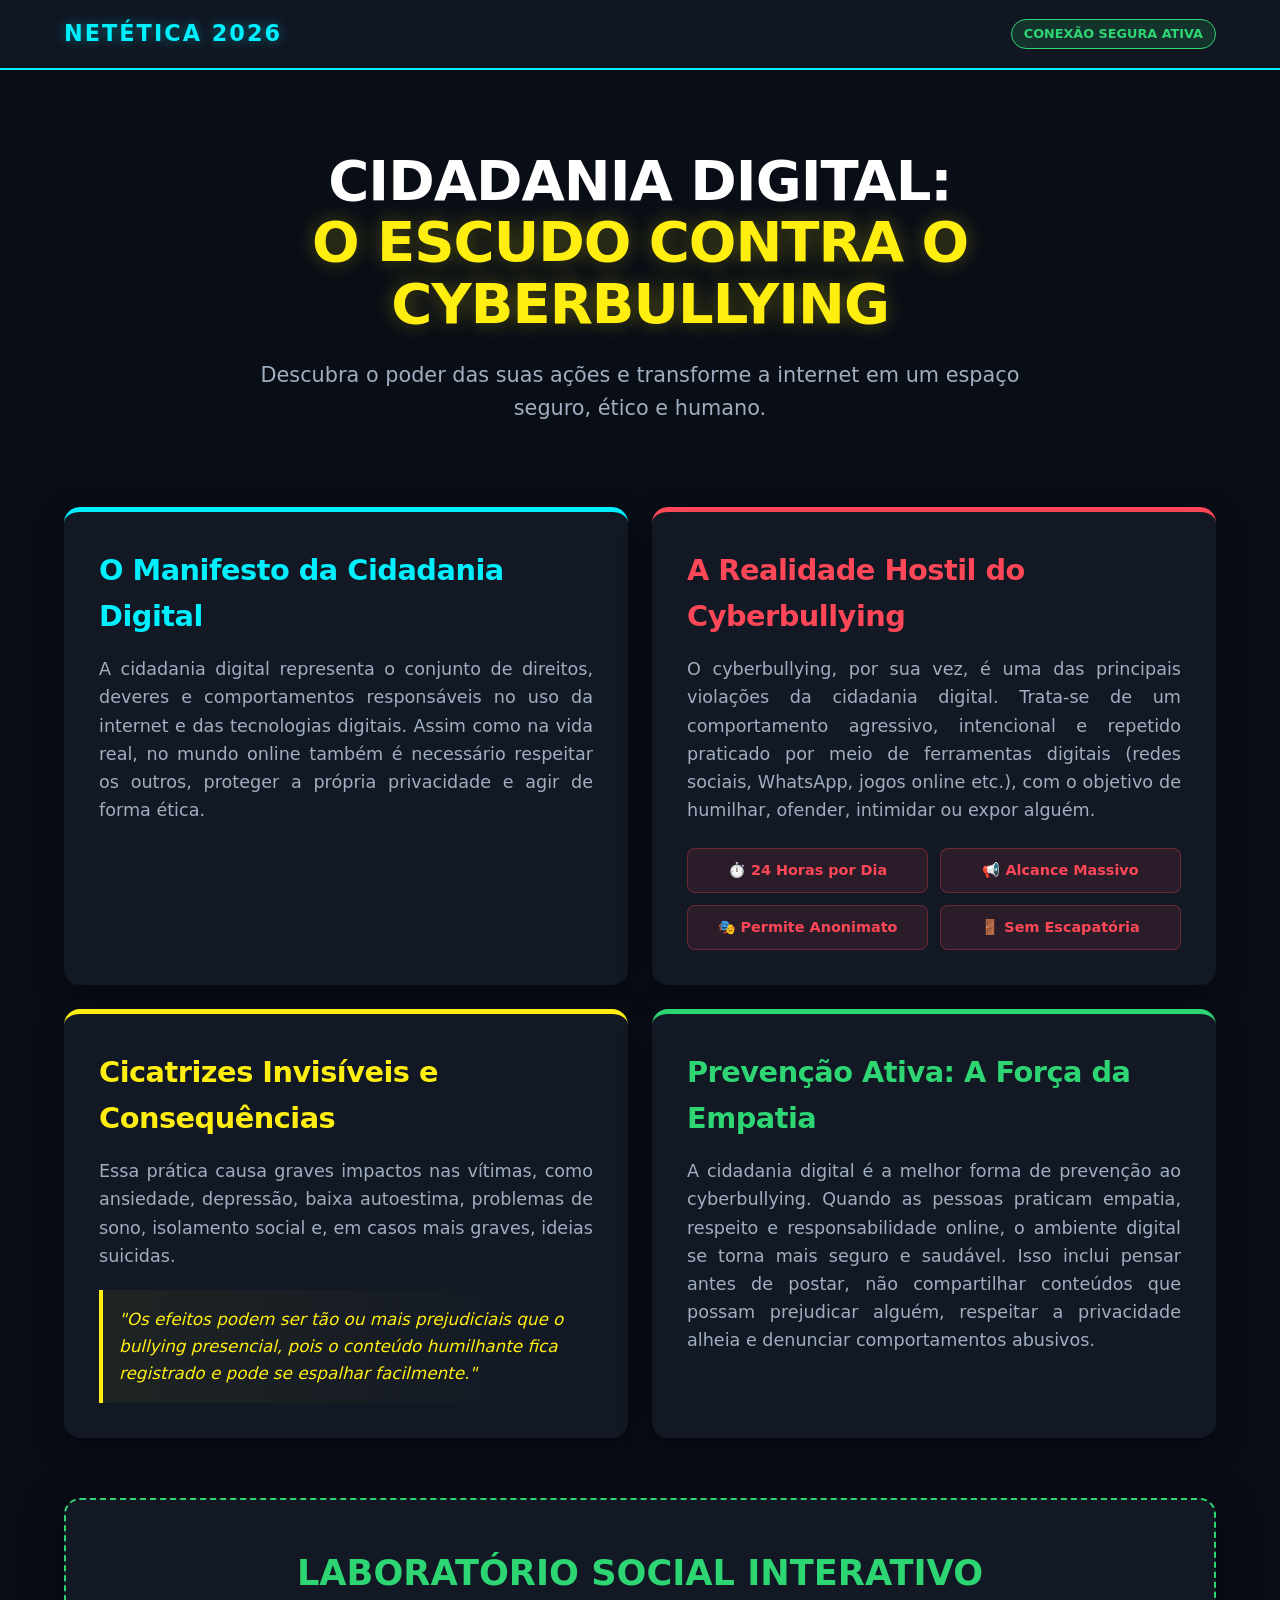
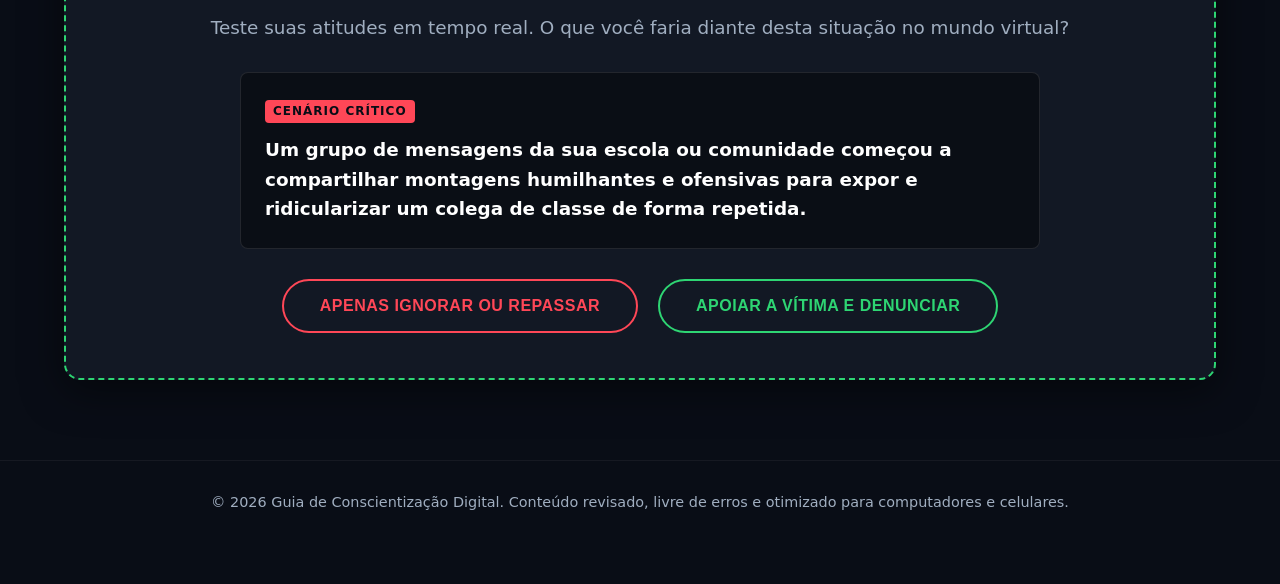
<file: index.html>
<!DOCTYPE html>
<html lang="pt-BR">
<head>
    <meta charset="UTF-8">
    <meta name="viewport" content="width=device-width, initial-scale=1.0">
    <title>Conexão Máxima: Cidadania Digital e Combate ao Cyberbullying</title>
    <link rel="stylesheet" href="style.css">
</head>
<body>

    <nav class="navbar">
        <div class="nav-container">
            <span class="nav-logo">NetÉtica 2026</span>
            <div class="nav-status-badge">Conexão Segura Ativa</div>
        </div>
    </nav>

    <header class="hero-section">
        <div class="main-container">
            <h1>CIDADANIA DIGITAL:<br><span class="highlight-title">O ESCUDO CONTRA O CYBERBULLYING</span></h1>
            <p class="hero-subtitle">Descubra o poder das suas ações e transforme a internet em um espaço seguro, ético e humano.</p>
        </div>
    </header>

    <main class="main-container">
        
        <div class="content-grid">
            
            <section class="info-card border-cyan">
                <h2>O Manifesto da Cidadania Digital</h2>
                <p>A cidadania digital representa o conjunto de direitos, deveres e comportamentos responsáveis no uso da internet e das tecnologias digitais. Assim como na vida real, no mundo online também é necessário respeitar os outros, proteger a própria privacidade e agir de forma ética.</p>
            </section>

            <section class="info-card border-coral">
                <h2>A Realidade Hostil do Cyberbullying</h2>
                <p>O cyberbullying, por sua vez, é uma das principais violações da cidadania digital. Trata-se de um comportamento agressivo, intencional e repetido praticado por meio de ferramentas digitais (redes sociais, WhatsApp, jogos online etc.), com o objetivo de humilhar, ofender, intimidar ou expor alguém.</p>
                
                <div class="alert-badges">
                    <span class="badge">⏱️ 24 Horas por Dia</span>
                    <span class="badge">📢 Alcance Massivo</span>
                    <span class="badge">🎭 Permite Anonimato</span>
                    <span class="badge">🚪 Sem Escapatória</span>
                </div>
            </section>

            <section class="info-card border-yellow">
                <h2>Cicatrizes Invisíveis e Consequências</h2>
                <p>Essa prática causa graves impactos nas vítimas, como ansiedade, depressão, baixa autoestima, problemas de sono, isolamento social e, em casos mais graves, ideias suicidas.</p>
                <div class="quote-box">
                    "Os efeitos podem ser tão ou mais prejudiciais que o bullying presencial, pois o conteúdo humilhante fica registrado e pode se espalhar facilmente."
                </div>
            </section>

            <section class="info-card border-green">
                <h2>Prevenção Ativa: A Força da Empatia</h2>
                <p>A cidadania digital é a melhor forma de prevenção ao cyberbullying. Quando as pessoas praticam empatia, respeito e responsabilidade online, o ambiente digital se torna mais seguro e saudável. Isso inclui pensar antes de postar, não compartilhar conteúdos que possam prejudicar alguém, respeitar a privacidade alheia e denunciar comportamentos abusivos.</p>
            </section>

        </div>

        <section class="interactive-simulator">
            <h2>Laboratório Social Interativo</h2>
            <p class="simulator-intro">Teste suas atitudes em tempo real. O que você faria diante desta situação no mundo virtual?</p>
            
            <div class="scenario-display">
                <span class="scenario-alert">CENÁRIO CRÍTICO</span>
                <p>Um grupo de mensagens da sua escola ou comunidade começou a compartilhar montagens humilhantes e ofensivas para expor e ridicularizar um colega de classe de forma repetida.</p>
            </div>

            <div class="decision-buttons">
                <button class="btn btn-decline" data-action="omissao">Apenas Ignorar ou Repassar</button>
                <button class="btn btn-accept" data-action="cidadania">Apoiar a Vítima e Denunciar</button>
            </div>

            <div id="feedbackDisplay" class="feedback-panel"></div>
        </section>

    </main>

    <footer class="site-footer">
        <p>&copy; 2026 Guia de Conscientização Digital. Conteúdo revisado, livre de erros e otimizado para computadores e celulares.</p>
    </footer>

    <script src="script.js"></script>
</body>
</html>
</file>
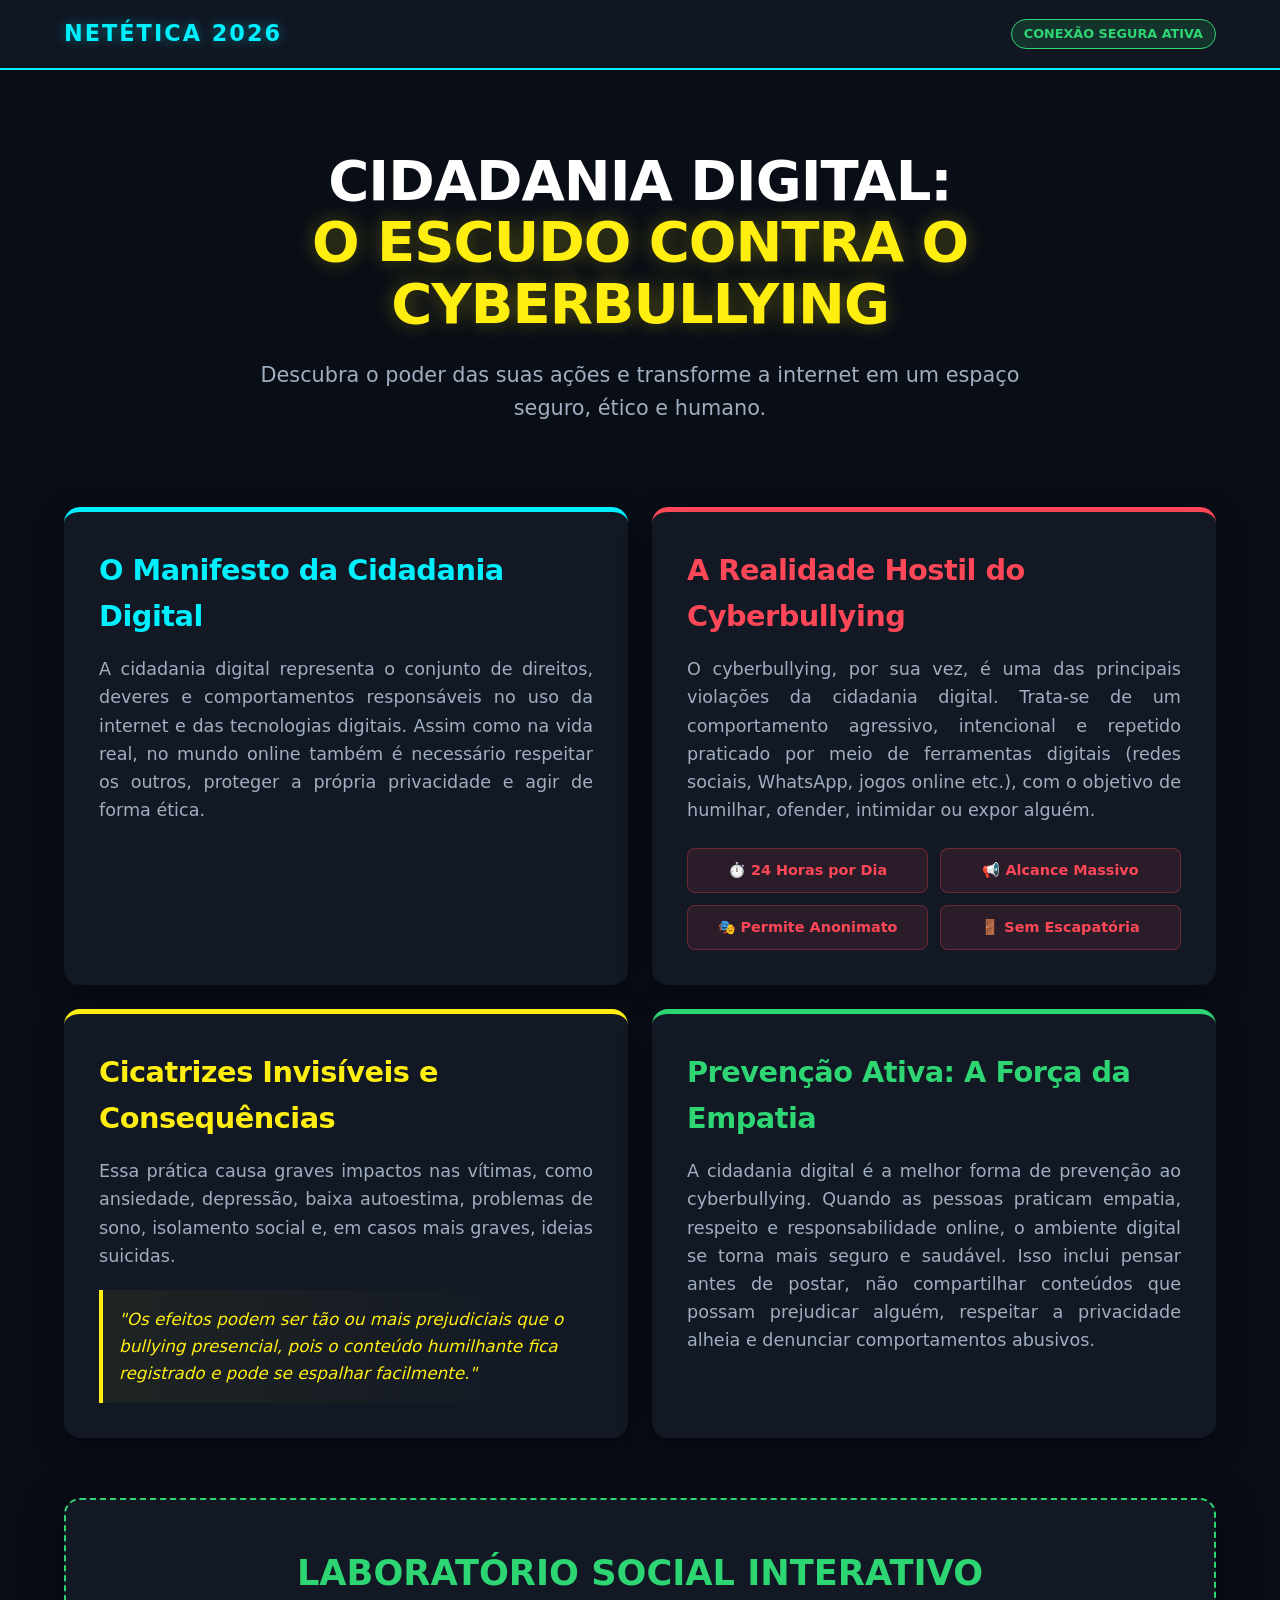
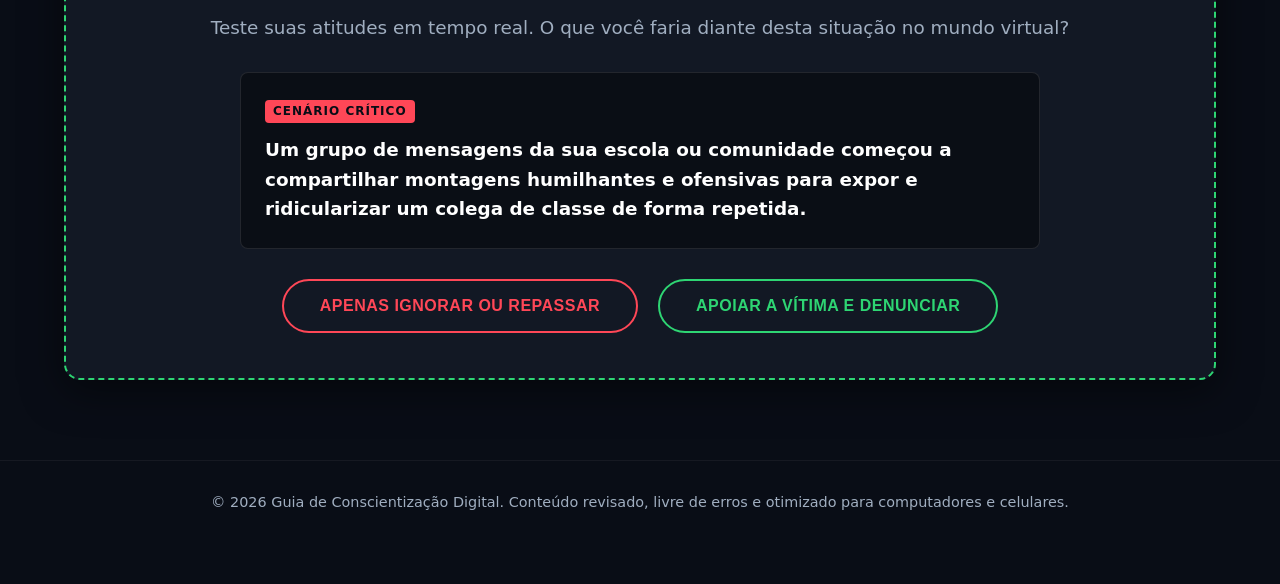
<file: gemini-code-1782393533759.html>
<!DOCTYPE html>
<html lang="pt-BR">
<head>
    <meta charset="UTF-8">
    <meta name="viewport" content="width=device-width, initial-scale=1.0">
    <title>Conexão Máxima: Cidadania Digital e Combate ao Cyberbullying</title>
    <link rel="stylesheet" href="style.css">
</head>
<body>

    <nav class="navbar">
        <div class="nav-container">
            <span class="nav-logo">NetÉtica 2026</span>
            <div class="nav-status-badge">Conexão Segura Ativa</div>
        </div>
    </nav>

    <header class="hero-section">
        <div class="main-container">
            <h1>CIDADANIA DIGITAL:<br><span class="highlight-title">O ESCUDO CONTRA O CYBERBULLYING</span></h1>
            <p class="hero-subtitle">Descubra o poder das suas ações e transforme a internet em um espaço seguro, ético e humano.</p>
        </div>
    </header>

    <main class="main-container">
        
        <div class="content-grid">
            
            <section class="info-card border-cyan">
                <h2>O Manifesto da Cidadania Digital</h2>
                <p>A cidadania digital representa o conjunto de direitos, deveres e comportamentos responsáveis no uso da internet e das tecnologias digitais. Assim como na vida real, no mundo online também é necessário respeitar os outros, proteger a própria privacidade e agir de forma ética.</p>
            </section>

            <section class="info-card border-coral">
                <h2>A Realidade Hostil do Cyberbullying</h2>
                <p>O cyberbullying, por sua vez, é uma das principais violações da cidadania digital. Trata-se de um comportamento agressivo, intencional e repetido praticado por meio de ferramentas digitais (redes sociais, WhatsApp, jogos online etc.), com o objetivo de humilhar, ofender, intimidar ou expor alguém.</p>
                
                <div class="alert-badges">
                    <span class="badge">⏱️ 24 Horas por Dia</span>
                    <span class="badge">📢 Alcance Massivo</span>
                    <span class="badge">🎭 Permite Anonimato</span>
                    <span class="badge">🚪 Sem Escapatória</span>
                </div>
            </section>

            <section class="info-card border-yellow">
                <h2>Cicatrizes Invisíveis e Consequências</h2>
                <p>Essa prática causa graves impactos nas vítimas, como ansiedade, depressão, baixa autoestima, problemas de sono, isolamento social e, em casos mais graves, ideias suicidas.</p>
                <div class="quote-box">
                    "Os efeitos podem ser tão ou mais prejudiciais que o bullying presencial, pois o conteúdo humilhante fica registrado e pode se espalhar facilmente."
                </div>
            </section>

            <section class="info-card border-green">
                <h2>Prevenção Ativa: A Força da Empatia</h2>
                <p>A cidadania digital é a melhor forma de prevenção ao cyberbullying. Quando as pessoas praticam empatia, respeito e responsabilidade online, o ambiente digital se torna mais seguro e saudável. Isso inclui pensar antes de postar, não compartilhar conteúdos que possam prejudicar alguém, respeitar a privacidade alheia e denunciar comportamentos abusivos.</p>
            </section>

        </div>

        <section class="interactive-simulator">
            <h2>Laboratório Social Interativo</h2>
            <p class="simulator-intro">Teste suas atitudes em tempo real. O que você faria diante desta situação no mundo virtual?</p>
            
            <div class="scenario-display">
                <span class="scenario-alert">CENÁRIO CRÍTICO</span>
                <p>Um grupo de mensagens da sua escola ou comunidade começou a compartilhar montagens humilhantes e ofensivas para expor e ridicularizar um colega de classe de forma repetida.</p>
            </div>

            <div class="decision-buttons">
                <button class="btn btn-decline" data-action="omissao">Apenas Ignorar ou Repassar</button>
                <button class="btn btn-accept" data-action="cidadania">Apoiar a Vítima e Denunciar</button>
            </div>

            <div id="feedbackDisplay" class="feedback-panel"></div>
        </section>

    </main>

    <footer class="site-footer">
        <p>&copy; 2026 Guia de Conscientização Digital. Conteúdo revisado, livre de erros e otimizado para computadores e celulares.</p>
    </footer>

    <script src="script.js"></script>
</body>
</html>
</file>
<file: style.css>
/* Variáveis de Cor - Paleta de Cores Chamativas com Alto Contraste */
:root {
    --bg-deep: #090d16;
    --bg-surface: #121824;
    --text-pure: #ffffff;
    --text-secondary: #a0aec0;
    
    /* Cores de Destaque Elétricas */
    --neon-cyan: #00f0ff;
    --neon-coral: #ff4757;
    --neon-yellow: #ffee10;
    --neon-green: #2ed573;
    
    --radius-lg: 16px;
    --radius-md: 8px;
    --transition-fast: all 0.3s cubic-bezier(0.25, 0.8, 0.25, 1);
}

/* Reset e Configurações de Telas Globais */
* {
    box-sizing: border-box;
    margin: 0;
    padding: 0;
}

body {
    background-color: var(--bg-deep);
    color: var(--text-pure);
    font-family: system-ui, -apple-system, BlinkMacSystemFont, "Segoe UI", Roboto, sans-serif;
    line-height: 1.6;
    overflow-x: hidden;
    padding-bottom: 40px;
}

.main-container {
    width: 100%;
    max-width: 1200px;
    margin: 0 auto;
    padding: 0 24px;
}

/* Barra de Navegação Fluida */
.navbar {
    background-color: rgba(18, 24, 36, 0.9);
    backdrop-filter: blur(12px);
    border-bottom: 2px solid var(--neon-cyan);
    position: sticky;
    top: 0;
    z-index: 1000;
}

.nav-container {
    max-width: 1200px;
    margin: 0 auto;
    padding: 16px 24px;
    display: flex;
    justify-content: space-between;
    align-items: center;
}

.nav-logo {
    font-size: 1.4rem;
    font-weight: 900;
    color: var(--neon-cyan);
    text-transform: uppercase;
    letter-spacing: 2px;
    text-shadow: 0 0 12px rgba(0, 240, 255, 0.4);
}

.nav-status-badge {
    background-color: rgba(46, 213, 115, 0.15);
    border: 1px solid var(--neon-green);
    color: var(--neon-green);
    padding: 4px 12px;
    border-radius: 20px;
    font-size: 0.8rem;
    font-weight: 700;
    text-transform: uppercase;
}

/* Cabeçalho Principal (Hero) com Títulos Chamativos */
.hero-section {
    padding: 80px 0 50px 0;
    text-align: center;
}

.hero-section h1 {
    font-size: 3.5rem;
    font-weight: 900;
    line-height: 1.1;
    letter-spacing: -1px;
    margin-bottom: 24px;
}

.highlight-title {
    color: var(--neon-yellow);
    text-shadow: 0 0 20px rgba(253, 238, 16, 0.3);
}

.hero-subtitle {
    font-size: 1.3rem;
    color: var(--text-secondary);
    max-width: 800px;
    margin: 0 auto;
}

/* Grid Responsivo (2 colunas no Computador, 1 coluna no Celular) */
.content-grid {
    display: grid;
    grid-template-columns: repeat(2, 1fr);
    gap: 24px;
    margin-top: 32px;
}

/* Estilização Geral dos Cards de Conteúdo */
.info-card {
    background-color: var(--bg-surface);
    border-radius: var(--radius-lg);
    padding: 35px;
    box-shadow: 0 10px 30px rgba(0, 0, 0, 0.4);
    transition: var(--transition-fast);
}

.info-card:hover {
    transform: translateY(-4px);
    box-shadow: 0 15px 35px rgba(0, 240, 255, 0.1);
}

/* Bordas Chamativas e Temáticas para cada Card */
.border-cyan { border-top: 5px solid var(--neon-cyan); }
.border-coral { border-top: 5px solid var(--neon-coral); }
.border-yellow { border-top: 5px solid var(--neon-yellow); }
.border-green { border-top: 5px solid var(--neon-green); }

.info-card h2 {
    font-size: 1.8rem;
    font-weight: 800;
    margin-bottom: 16px;
    letter-spacing: -0.5px;
}

.border-cyan h2 { color: var(--neon-cyan); }
.border-coral h2 { color: var(--neon-coral); }
.border-yellow h2 { color: var(--neon-yellow); }
.border-green h2 { color: var(--neon-green); }

.info-card p {
    color: var(--text-secondary);
    font-size: 1.1rem;
    text-align: justify;
}

/* Badges Dinâmicos (Diferenciais do Cyberbullying) */
.alert-badges {
    display: grid;
    grid-template-columns: repeat(2, 1fr);
    gap: 12px;
    margin-top: 24px;
}

.badge {
    background-color: rgba(255, 71, 87, 0.1);
    border: 1px solid rgba(255, 71, 87, 0.3);
    color: var(--neon-coral);
    padding: 10px;
    border-radius: var(--radius-md);
    font-weight: 700;
    font-size: 0.9rem;
    text-align: center;
}

/* Caixa de Citação Destacada */
.quote-box {
    background: linear-gradient(90deg, rgba(253, 238, 16, 0.05), transparent);
    border-left: 4px solid var(--neon-yellow);
    padding: 16px;
    margin-top: 20px;
    border-radius: 0 var(--radius-md) var(--radius-md) 0;
    font-style: italic;
    color: var(--neon-yellow);
    font-size: 1.05rem;
}

/* Seção Interativa do Simulador */
.interactive-simulator {
    margin-top: 60px;
    background-color: var(--bg-surface);
    border: 2px dashed var(--neon-green);
    border-radius: var(--radius-lg);
    padding: 45px;
    text-align: center;
    box-shadow: 0 10px 40px rgba(0, 0, 0, 0.5);
}

.interactive-simulator h2 {
    font-size: 2.2rem;
    font-weight: 900;
    color: var(--neon-green);
    text-transform: uppercase;
    margin-bottom: 12px;
}

.simulator-intro {
    color: var(--text-secondary);
    font-size: 1.15rem;
    margin-bottom: 30px;
}

.scenario-display {
    background-color: rgba(0, 0, 0, 0.4);
    border: 1px solid rgba(255, 255, 255, 0.1);
    padding: 24px;
    border-radius: var(--radius-md);
    max-width: 800px;
    margin: 0 auto 30px auto;
    text-align: left;
}

.scenario-alert {
    display: inline-block;
    background-color: var(--neon-coral);
    color: var(--bg-deep);
    font-weight: 900;
    font-size: 0.75rem;
    padding: 2px 8px;
    border-radius: 4px;
    margin-bottom: 12px;
    letter-spacing: 1px;
}

.scenario-display p {
    font-size: 1.15rem;
    font-weight: 600;
    color: var(--text-pure);
}

.decision-buttons {
    display: flex;
    gap: 20px;
    justify-content: center;
}

.btn {
    background: transparent;
    padding: 16px 36px;
    border-radius: 50px;
    font-size: 1rem;
    font-weight: 800;
    text-transform: uppercase;
    letter-spacing: 0.5px;
    cursor: pointer;
    transition: var(--transition-fast);
}

.btn-decline {
    border: 2px solid var(--neon-coral);
    color: var(--neon-coral);
}

.btn-decline:hover {
    background-color: var(--neon-coral);
    color: var(--bg-deep);
    box-shadow: 0 0 20px rgba(255, 71, 87, 0.4);
}

.btn-accept {
    border: 2px solid var(--neon-green);
    color: var(--neon-green);
}

.btn-accept:hover {
    background-color: var(--neon-green);
    color: var(--bg-deep);
    box-shadow: 0 0 20px rgba(46, 213, 115, 0.4);
}

/* Painel de Feedback Animado */
.feedback-panel {
    display: none;
    margin-top: 32px;
    padding: 24px;
    border-radius: var(--radius-md);
    max-width: 800px;
    margin-left: auto;
    margin-right: auto;
    text-align: left;
    font-size: 1.1rem;
    animation: popIn 0.4s cubic-bezier(0.175, 0.885, 0.32, 1.275) forwards;
}

@keyframes popIn {
    from { opacity: 0; transform: scale(0.95) translateY(10px); }
    to { opacity: 1; transform: scale(1) translateY(0); }
}

/* Rodapé do Site */
.site-footer {
    text-align: center;
    padding: 30px 24px;
    margin-top: 80px;
    border-top: 1px solid rgba(255, 255, 255, 0.05);
    color: var(--text-secondary);
    font-size: 0.9rem;
}

/* ==================== DISPOSITIVOS MÓVEIS (RESPONSIVIDADE EXTREMA) ==================== */
@media (max-width: 992px) {
    .hero-section h1 { font-size: 2.8rem; }
    .content-grid { grid-template-columns: 1fr; } /* Transforma em 1 coluna em tablets/celulares */
}

@media (max-width: 768px) {
    .hero-section { padding: 40px 0 20px 0; }
    .hero-section h1 { font-size: 2.1rem; }
    .hero-subtitle { font-size: 1.1rem; }
    .info-card { padding: 24px; }
    .alert-badges { grid-template-columns: 1fr; } /* Badges em lista simples no mobile */
    .interactive-simulator { padding: 30px 20px; }
    .interactive-simulator h2 { font-size: 1
</file>
